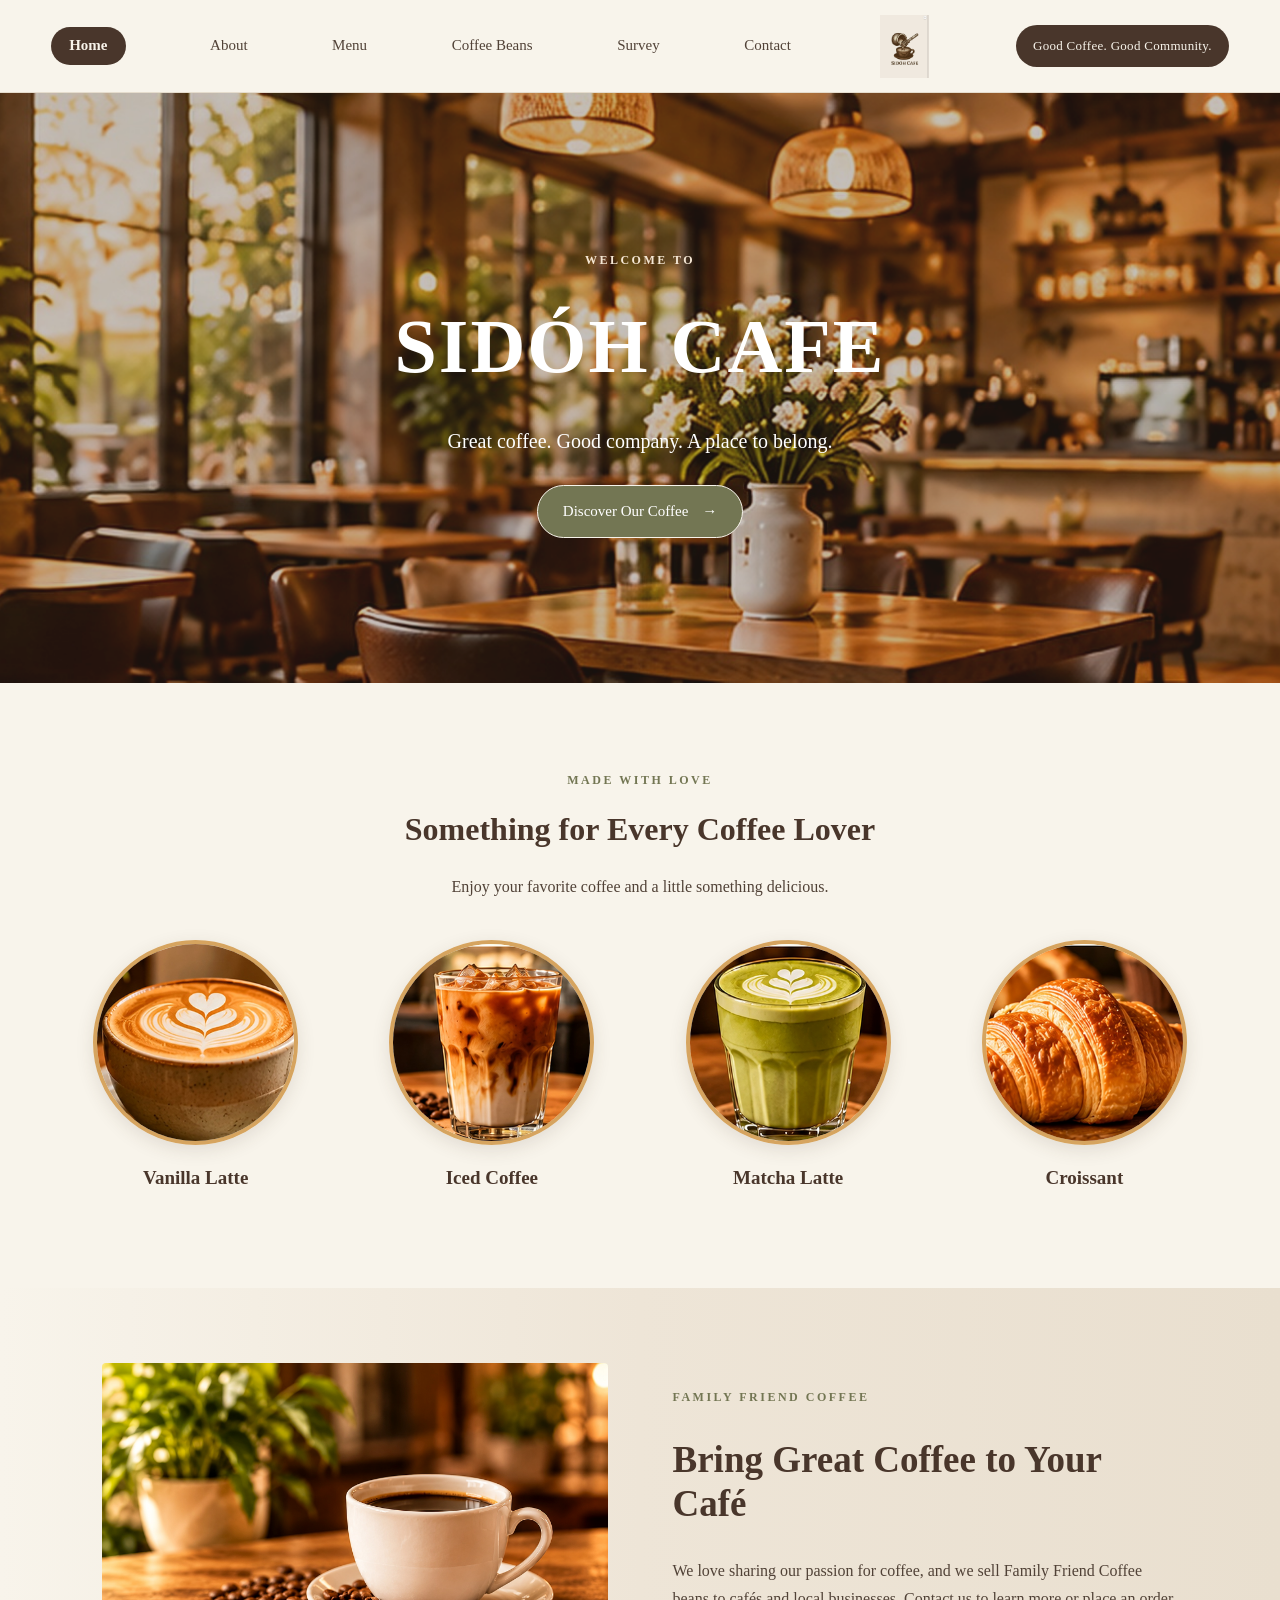
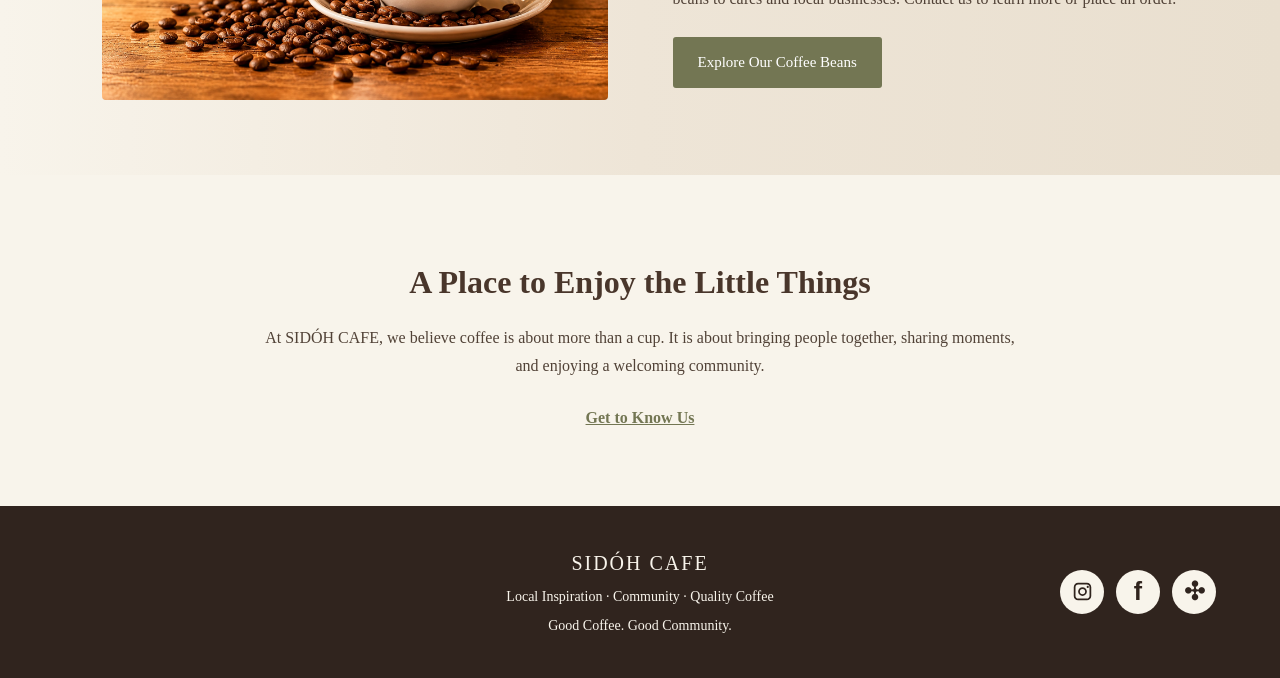
<file: index.html>
<!DOCTYPE html>
<html lang="en">
<head>
  <meta charset="UTF-8">
  <meta name="viewport" content="width=device-width, initial-scale=1.0">
  <title>SIDÓH CAFE | Great Coffee. Good Community.</title>
  <link rel="stylesheet" href="style.css">
</head>
<body>

<header class="site-header">
  <nav class="navigation">
    <a href="index.html">Home</a>
    <a href="about.html">About</a>
    <a href="menu.html">Menu</a>
    <a href="products.html">Coffee Beans</a>
    <a href="survey.html">Survey</a>
    <a href="contact.html">Contact</a>

    <a href="index.html" class="logo-link">
      <img src="images/sidoh-logo.png" alt="SIDÓH CAFE logo">
    </a>

    <span class="slogan">Good Coffee. Good Community.</span>
  </nav>
</header>

<main>
  <section class="hero">
    <img src="images/cafe-interior.jpg" alt="Warm and welcoming coffee shop interior">
    <div class="hero-content">
      <p class="eyebrow">WELCOME TO</p>
      <h1>SIDÓH CAFE</h1>
      <p>Great coffee. Good company. A place to belong.</p>
      <a href="menu.html" class="button">Discover Our Coffee <span aria-hidden="true">→</span></a>
    </div>
  </section>

  <section class="section">
    <div class="section-heading">
      <p class="eyebrow">MADE WITH LOVE</p>
      <h2>Something for Every Coffee Lover</h2>
      <p>Enjoy your favorite coffee and a little something delicious.</p>
    </div>

    <div class="product-grid">
      <article class="menu-item">
        <img src="images/vanilla-latte.jpg" alt="Vanilla latte">
        <h3>Vanilla Latte</h3>
      </article>

      <article class="menu-item">
        <img src="images/iced-coffee.jpg" alt="Iced coffee">
        <h3>Iced Coffee</h3>
      </article>

      <article class="menu-item">
        <img src="images/matcha-latte.jpg" alt="Matcha latte">
        <h3>Matcha Latte</h3>
      </article>

      <article class="menu-item">
        <img src="images/croissant.jpg" alt="Fresh croissant">
        <h3>Croissant</h3>
      </article>
    </div>
  </section>

  <section class="bean-promotion">
    <div class="bean-image">
      <img src="images/coffee-beans-cup.jpg"
           alt="Coffee cup with loose roasted coffee beans">
    </div>
    <div class="bean-content">
      <p class="eyebrow">FAMILY FRIEND COFFEE</p>
      <h2>Bring Great Coffee to Your Café</h2>
      <p>
        We love sharing our passion for coffee, and we sell Family Friend Coffee beans to cafés and local businesses.
        Contact us to learn more or place an order.
      </p>
      <a href="products.html" class="button">Explore Our Coffee Beans</a>
    </div>
  </section>

  <section class="welcome-note">
    <h2>A Place to Enjoy the Little Things</h2>
    <p>
      At SIDÓH CAFE, we believe coffee is about more than a cup.
      It is about bringing people together, sharing moments, and
      enjoying a welcoming community.
    </p>
    <a href="about.html" class="text-link">Get to Know Us</a>
  </section>
</main>

<footer class="site-footer">
  <p>SIDÓH CAFE</p>
  <p>Local Inspiration · Community · Quality Coffee</p>
  <p>Good Coffee. Good Community.</p>
  <nav class="footer-socials" aria-label="Social media">     <a href="#" aria-label="Instagram profile link to add later" title="Add Instagram profile link later"><svg viewBox="0 0 24 24" aria-hidden="true"><path d="M7 2C4.24 2 2 4.24 2 7v10c0 2.76 2.24 5 5 5h10c2.76 0 5-2.24 5-5V7c0-2.76-2.24-5-5-5H7zm0 2h10c1.66 0 3 1.34 3 3v10c0 1.66-1.34 3-3 3H7c-1.66 0-3-1.34-3-3V7c0-1.66 1.34-3 3-3zm11 1.5a1.25 1.25 0 1 0 0 2.5 1.25 1.25 0 0 0 0-2.5zM12 7a5 5 0 1 0 0 10 5 5 0 0 0 0-10zm0 2a3 3 0 1 1 0 6 3 3 0 0 1 0-6z"/></svg></a>     <a href="#" aria-label="Facebook profile link to add later" title="Add Facebook profile link later"><span aria-hidden="true">f</span></a>     <a href="#" aria-label="Yelp profile link to add later" title="Add Yelp profile link later"><span aria-hidden="true">✣</span></a>   </nav> </footer>

<script src="script.js"></script>
</body>
</html>
</file>
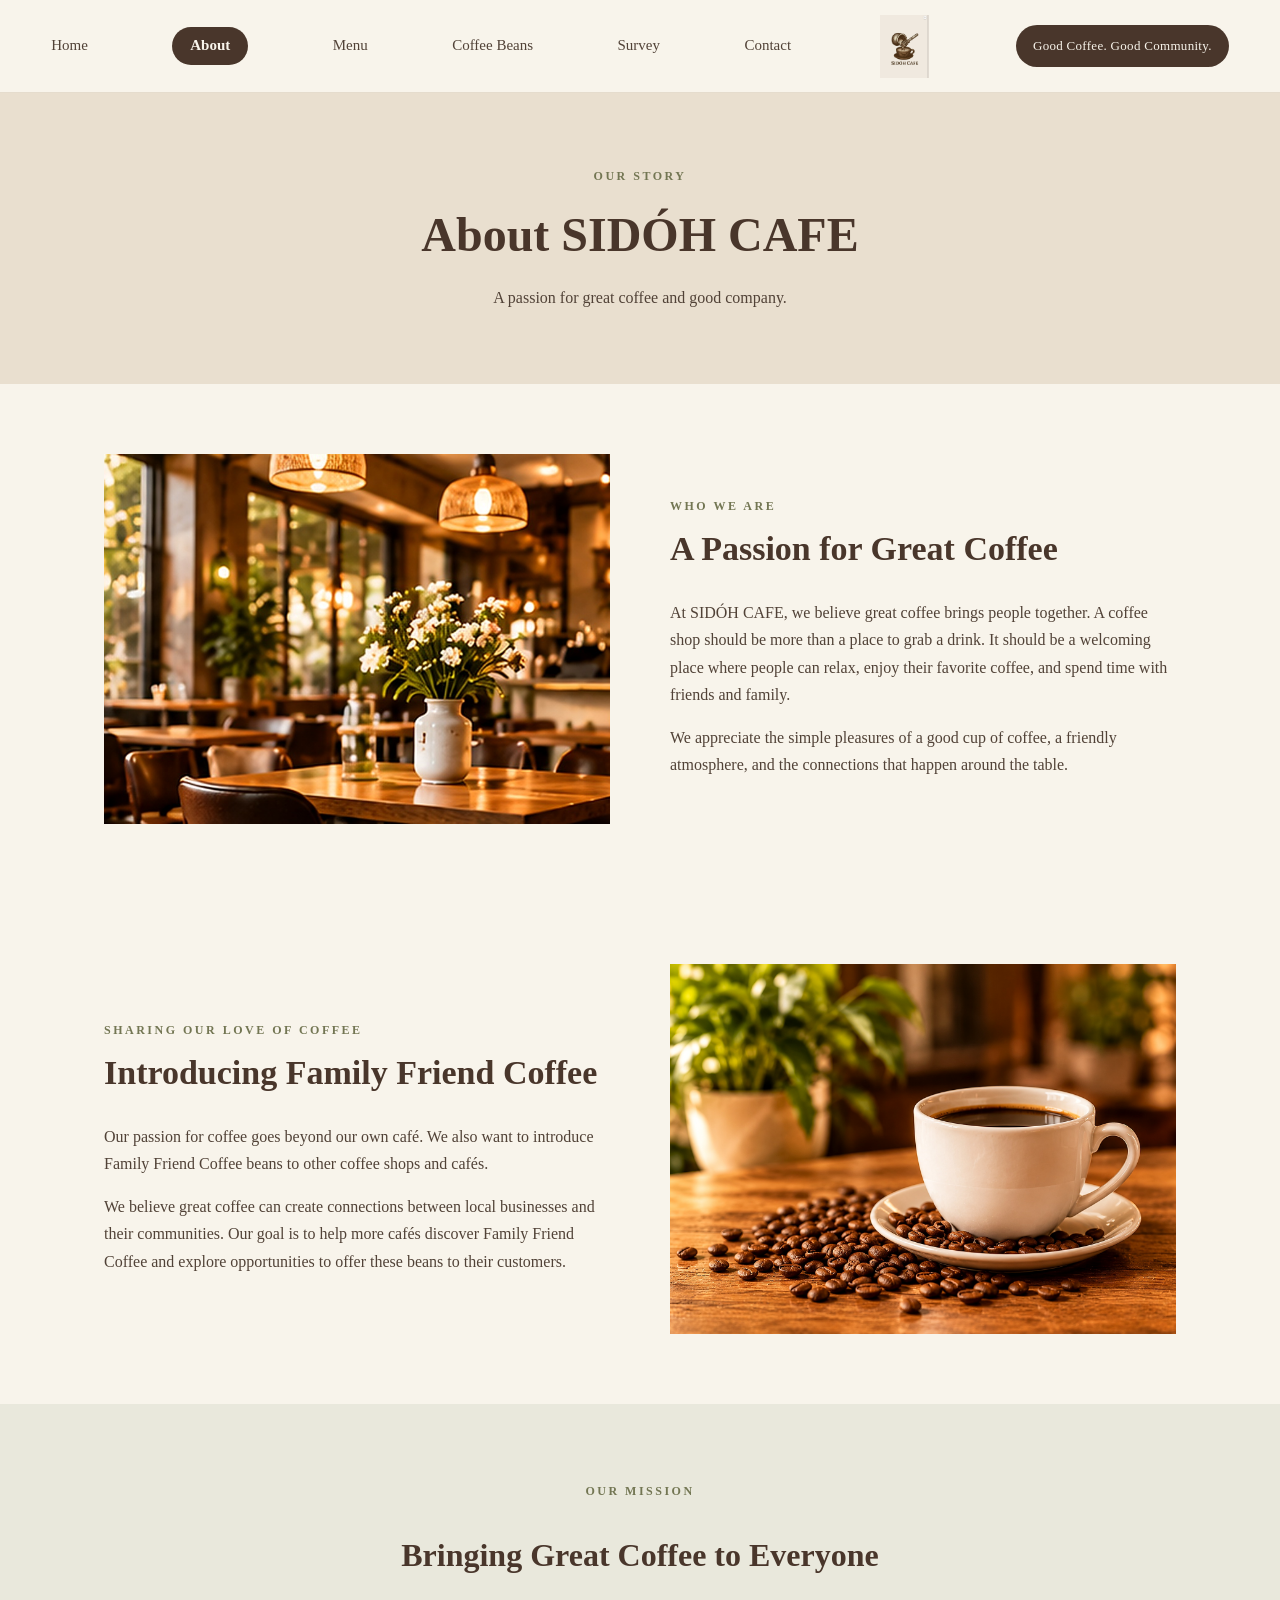
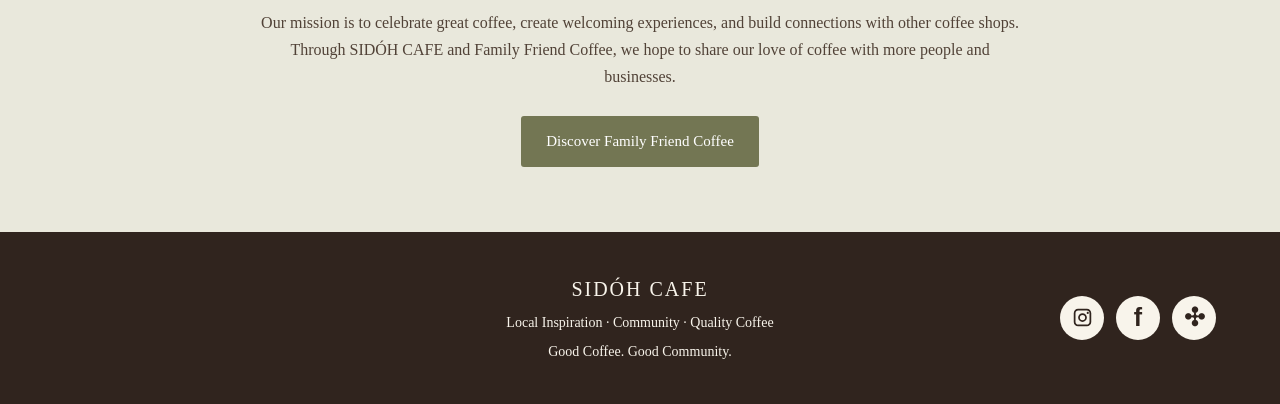
<file: about.html>
<!DOCTYPE html>
<html lang="en">
<head>
  <meta charset="UTF-8">
  <meta name="viewport" content="width=device-width, initial-scale=1.0">
  <title>About Us | SIDÓH CAFE</title>
  <link rel="stylesheet" href="style.css">
</head>
<body>

<header class="site-header">
  <nav class="navigation">
    <a href="index.html">Home</a>
    <a href="about.html">About</a>
    <a href="menu.html">Menu</a>
    <a href="products.html">Coffee Beans</a>
    <a href="survey.html">Survey</a>
    <a href="contact.html">Contact</a>
    <a href="index.html" class="logo-link">
      <img src="images/sidoh-logo.png" alt="SIDÓH CAFE logo">
    </a>
    <span class="slogan">Good Coffee. Good Community.</span>
  </nav>
</header>

<main>
  <section class="page-banner">
    <p class="eyebrow">OUR STORY</p>
    <h1>About SIDÓH CAFE</h1>
    <p>A passion for great coffee and good company.</p>
  </section>

  <section class="about-section">
    <div class="about-image">
      <img src="images/cafe-interior.jpg" alt="Welcoming café interior">
    </div>

    <div class="about-text">
      <p class="eyebrow">WHO WE ARE</p>
      <h2>A Passion for Great Coffee</h2>
      <p>
        At SIDÓH CAFE, we believe great coffee brings people together.
        A coffee shop should be more than a place to grab a drink.
        It should be a welcoming place where people can relax, enjoy
        their favorite coffee, and spend time with friends and family.
      </p>
      <p>
        We appreciate the simple pleasures of a good cup of coffee,
        a friendly atmosphere, and the connections that happen
        around the table.
      </p>
    </div>
  </section>

  <section class="about-section reverse">
    <div class="about-image">
      <img src="images/coffee-beans-cup.jpg"
           alt="Coffee cup and roasted coffee beans">
    </div>

    <div class="about-text">
      <p class="eyebrow">SHARING OUR LOVE OF COFFEE</p>
      <h2>Introducing Family Friend Coffee</h2>
      <p>
        Our passion for coffee goes beyond our own café. We also want
        to introduce Family Friend Coffee beans to other coffee shops
        and cafés.
      </p>
      <p>
        We believe great coffee can create connections between local
        businesses and their communities. Our goal is to help more
        cafés discover Family Friend Coffee and explore opportunities
        to offer these beans to their customers.
      </p>
    </div>
  </section>

  <section class="mission-section">
    <p class="eyebrow">OUR MISSION</p>
    <h2>Bringing Great Coffee to Everyone</h2>
    <p>
      Our mission is to celebrate great coffee, create welcoming
      experiences, and build connections with other coffee shops.
      Through SIDÓH CAFE and Family Friend Coffee, we hope to share
      our love of coffee with more people and businesses.
    </p>
    <a href="products.html" class="button">Discover Family Friend Coffee</a>
  </section>
</main>

<footer class="site-footer">
  <p>SIDÓH CAFE</p>
  <p>Local Inspiration · Community · Quality Coffee</p>
  <p>Good Coffee. Good Community.</p>
  <nav class="footer-socials" aria-label="Social media">     <a href="#" aria-label="Instagram profile link to add later" title="Add Instagram profile link later"><svg viewBox="0 0 24 24" aria-hidden="true"><path d="M7 2C4.24 2 2 4.24 2 7v10c0 2.76 2.24 5 5 5h10c2.76 0 5-2.24 5-5V7c0-2.76-2.24-5-5-5H7zm0 2h10c1.66 0 3 1.34 3 3v10c0 1.66-1.34 3-3 3H7c-1.66 0-3-1.34-3-3V7c0-1.66 1.34-3 3-3zm11 1.5a1.25 1.25 0 1 0 0 2.5 1.25 1.25 0 0 0 0-2.5zM12 7a5 5 0 1 0 0 10 5 5 0 0 0 0-10zm0 2a3 3 0 1 1 0 6 3 3 0 0 1 0-6z"/></svg></a>     <a href="#" aria-label="Facebook profile link to add later" title="Add Facebook profile link later"><span aria-hidden="true">f</span></a>     <a href="#" aria-label="Yelp profile link to add later" title="Add Yelp profile link later"><span aria-hidden="true">✣</span></a>   </nav> </footer>

<script src="script.js"></script>
</body>
</html>
</file>
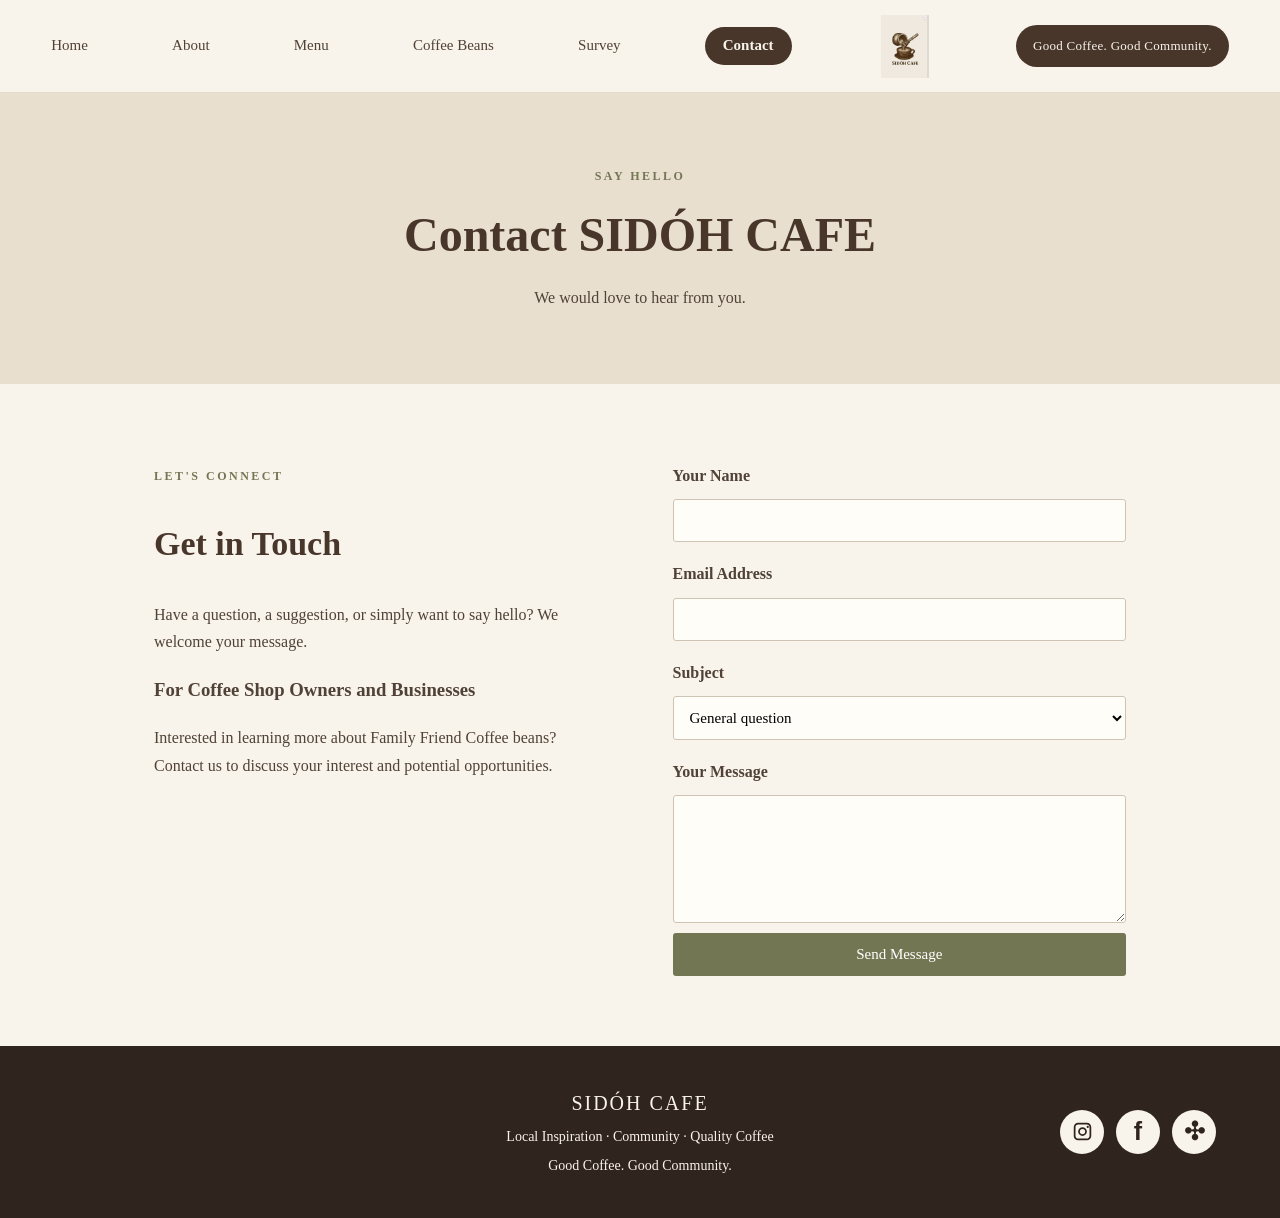
<file: contact.html>
<!DOCTYPE html>
<html lang="en">
<head>
  <meta charset="UTF-8">
  <meta name="viewport" content="width=device-width, initial-scale=1.0">
  <title>Contact Us | SIDÓH CAFE</title>
  <link rel="stylesheet" href="style.css">
</head>
<body>

<header class="site-header">
  <nav class="navigation">
    <a href="index.html">Home</a>
    <a href="about.html">About</a>
    <a href="menu.html">Menu</a>
    <a href="products.html">Coffee Beans</a>
    <a href="survey.html">Survey</a>
    <a href="contact.html">Contact</a>
    <a href="index.html" class="logo-link">
      <img src="images/sidoh-logo.png" alt="SIDÓH CAFE logo">
    </a>
    <span class="slogan">Good Coffee. Good Community.</span>
  </nav>
</header>

<main>
  <section class="page-banner">
    <p class="eyebrow">SAY HELLO</p>
    <h1>Contact SIDÓH CAFE</h1>
    <p>We would love to hear from you.</p>
  </section>

  <section class="contact-container">
    <div>
      <p class="eyebrow">LET'S CONNECT</p>
      <h2>Get in Touch</h2>
      <p>
        Have a question, a suggestion, or simply want to say hello?
        We welcome your message.
      </p>
      <h3>For Coffee Shop Owners and Businesses</h3>
      <p>
        Interested in learning more about Family Friend Coffee beans?
        Contact us to discuss your interest and potential opportunities. <!-- Future email link placeholder: <a href="mailto:YOUR_EMAIL_ADDRESS">YOUR_EMAIL_ADDRESS</a> -->
      </p>
    </div>

    <!-- Replace YOUR_FORM_ID with a separate Formspree form ID
         if you want this contact form to receive messages. -->
    <form class="contact-form"
          action="https://formspree.io/f/YOUR_FORM_ID"
          method="POST">
      <label for="name">Your Name</label>
      <input id="name" name="name" type="text" required>

      <label for="contact-email">Email Address</label>
      <input id="contact-email" name="email" type="email" required>

      <label for="subject">Subject</label>
      <select id="subject" name="subject">
        <option value="General question">General question</option>
        <option value="Family Friend Coffee inquiry">Family Friend Coffee inquiry</option>
        <option value="Wholesale inquiry">Wholesale inquiry</option>
        <option value="Other">Other</option>
      </select>

      <label for="message">Your Message</label>
      <textarea id="message" name="message" rows="6" required></textarea>

      <button type="submit" class="button">Send Message</button>
    </form>
  </section>
</main>

<footer class="site-footer">
  <p>SIDÓH CAFE</p>
  <p>Local Inspiration · Community · Quality Coffee</p>
  <p>Good Coffee. Good Community.</p>
  <nav class="footer-socials" aria-label="Social media">     <a href="#" aria-label="Instagram profile link to add later" title="Add Instagram profile link later"><svg viewBox="0 0 24 24" aria-hidden="true"><path d="M7 2C4.24 2 2 4.24 2 7v10c0 2.76 2.24 5 5 5h10c2.76 0 5-2.24 5-5V7c0-2.76-2.24-5-5-5H7zm0 2h10c1.66 0 3 1.34 3 3v10c0 1.66-1.34 3-3 3H7c-1.66 0-3-1.34-3-3V7c0-1.66 1.34-3 3-3zm11 1.5a1.25 1.25 0 1 0 0 2.5 1.25 1.25 0 0 0 0-2.5zM12 7a5 5 0 1 0 0 10 5 5 0 0 0 0-10zm0 2a3 3 0 1 1 0 6 3 3 0 0 1 0-6z"/></svg></a>     <a href="#" aria-label="Facebook profile link to add later" title="Add Facebook profile link later"><span aria-hidden="true">f</span></a>     <a href="#" aria-label="Yelp profile link to add later" title="Add Yelp profile link later"><span aria-hidden="true">✣</span></a>   </nav> </footer>

<script src="script.js"></script>
</body>
</html>
</file>
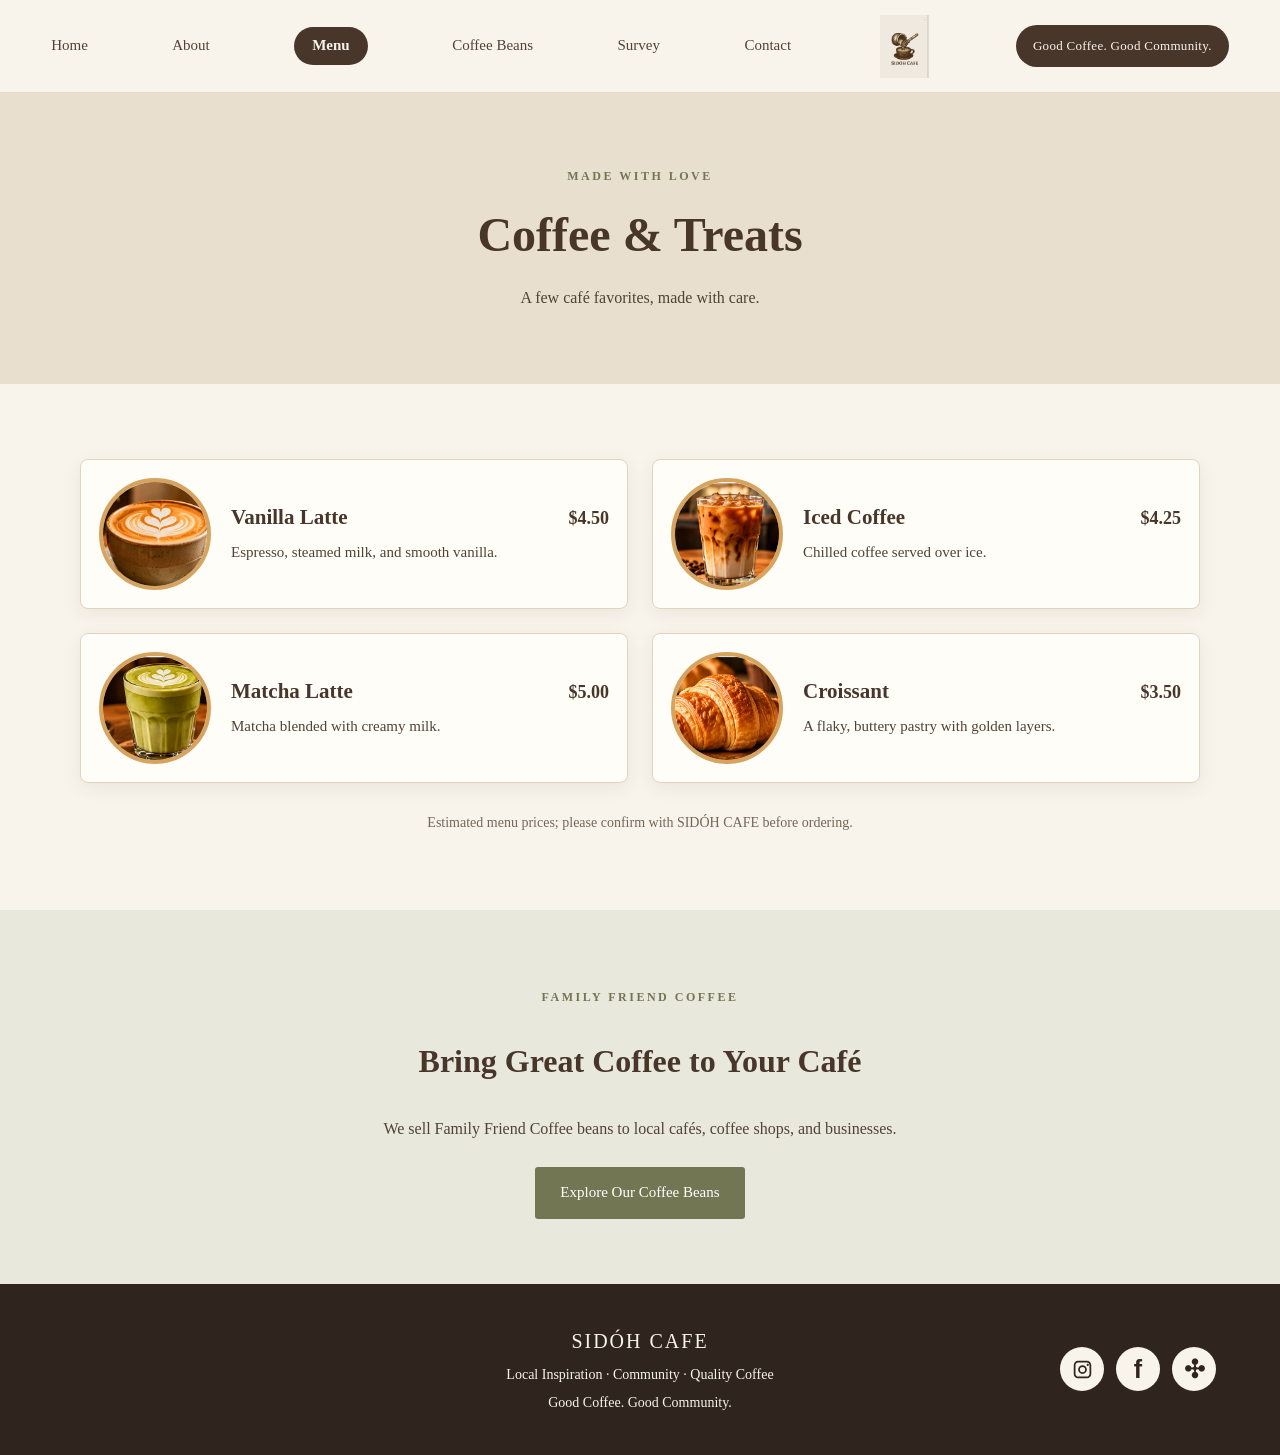
<file: menu.html>
<!DOCTYPE html>
<html lang="en">
<head>
  <meta charset="UTF-8">
  <meta name="viewport" content="width=device-width, initial-scale=1.0">
  <title>Menu | SIDÓH CAFE</title>
  <link rel="stylesheet" href="style.css">
</head>
<body class="menu-page">
<header class="site-header">
  <nav class="navigation">
    <a href="index.html">Home</a>
    <a href="about.html">About</a>
    <a href="menu.html" aria-current="page">Menu</a>
    <a href="products.html">Coffee Beans</a>
    <a href="survey.html">Survey</a>
    <a href="contact.html">Contact</a>
    <a href="index.html" class="logo-link">
      <img src="images/sidoh-logo.png" alt="SIDÓH CAFE logo">
    </a>
    <span class="slogan">Good Coffee. Good Community.</span>
  </nav>
</header>
<main>
  <section class="page-banner">
    <p class="eyebrow">MADE WITH LOVE</p>
    <h1>Coffee &amp; Treats</h1>
    <p>A few café favorites, made with care.</p>
  </section>
  <section class="section">
    <div class="menu-page-grid">
      <article class="menu-card">
        <img src="images/vanilla-latte.jpg" alt="Vanilla latte">
        <div class="menu-card-content">
          <div class="menu-card-heading"><h2>Vanilla Latte</h2><span class="menu-card-price">$4.50</span></div>
          <p>Espresso, steamed milk, and smooth vanilla.</p>
        </div>
      </article>
      <article class="menu-card">
        <img src="images/iced-coffee.jpg" alt="Iced coffee">
        <div class="menu-card-content">
          <div class="menu-card-heading"><h2>Iced Coffee</h2><span class="menu-card-price">$4.25</span></div>
          <p>Chilled coffee served over ice.</p>
        </div>
      </article>
      <article class="menu-card">
        <img src="images/matcha-latte.jpg" alt="Matcha latte">
        <div class="menu-card-content">
          <div class="menu-card-heading"><h2>Matcha Latte</h2><span class="menu-card-price">$5.00</span></div>
          <p>Matcha blended with creamy milk.</p>
        </div>
      </article>
      <article class="menu-card">
        <img src="images/croissant.jpg" alt="Fresh croissant">
        <div class="menu-card-content">
          <div class="menu-card-heading"><h2>Croissant</h2><span class="menu-card-price">$3.50</span></div>
          <p>A flaky, buttery pastry with golden layers.</p>
        </div>
      </article>
    </div>
    <p class="menu-price-note">Estimated menu prices; please confirm with SIDÓH CAFE before ordering.</p>
  </section>
  <section class="mission-section">
    <p class="eyebrow">FAMILY FRIEND COFFEE</p>
    <h2>Bring Great Coffee to Your Café</h2>
    <p>We sell Family Friend Coffee beans to local cafés, coffee shops, and businesses.</p>
    <a href="products.html" class="button">Explore Our Coffee Beans</a>
  </section>
</main>
<footer class="site-footer">
  <p>SIDÓH CAFE</p>
  <p>Local Inspiration · Community · Quality Coffee</p>
  <p>Good Coffee. Good Community.</p>
  <nav class="footer-socials" aria-label="Social media">     <a href="#" aria-label="Instagram profile link to add later" title="Add Instagram profile link later"><svg viewBox="0 0 24 24" aria-hidden="true"><path d="M7 2C4.24 2 2 4.24 2 7v10c0 2.76 2.24 5 5 5h10c2.76 0 5-2.24 5-5V7c0-2.76-2.24-5-5-5H7zm0 2h10c1.66 0 3 1.34 3 3v10c0 1.66-1.34 3-3 3H7c-1.66 0-3-1.34-3-3V7c0-1.66 1.34-3 3-3zm11 1.5a1.25 1.25 0 1 0 0 2.5 1.25 1.25 0 0 0 0-2.5zM12 7a5 5 0 1 0 0 10 5 5 0 0 0 0-10zm0 2a3 3 0 1 1 0 6 3 3 0 0 1 0-6z"/></svg></a>     <a href="#" aria-label="Facebook profile link to add later" title="Add Facebook profile link later"><span aria-hidden="true">f</span></a>     <a href="#" aria-label="Yelp profile link to add later" title="Add Yelp profile link later"><span aria-hidden="true">✣</span></a>   </nav> </footer>
<script src="script.js"></script>
</body>
</html>
</file>
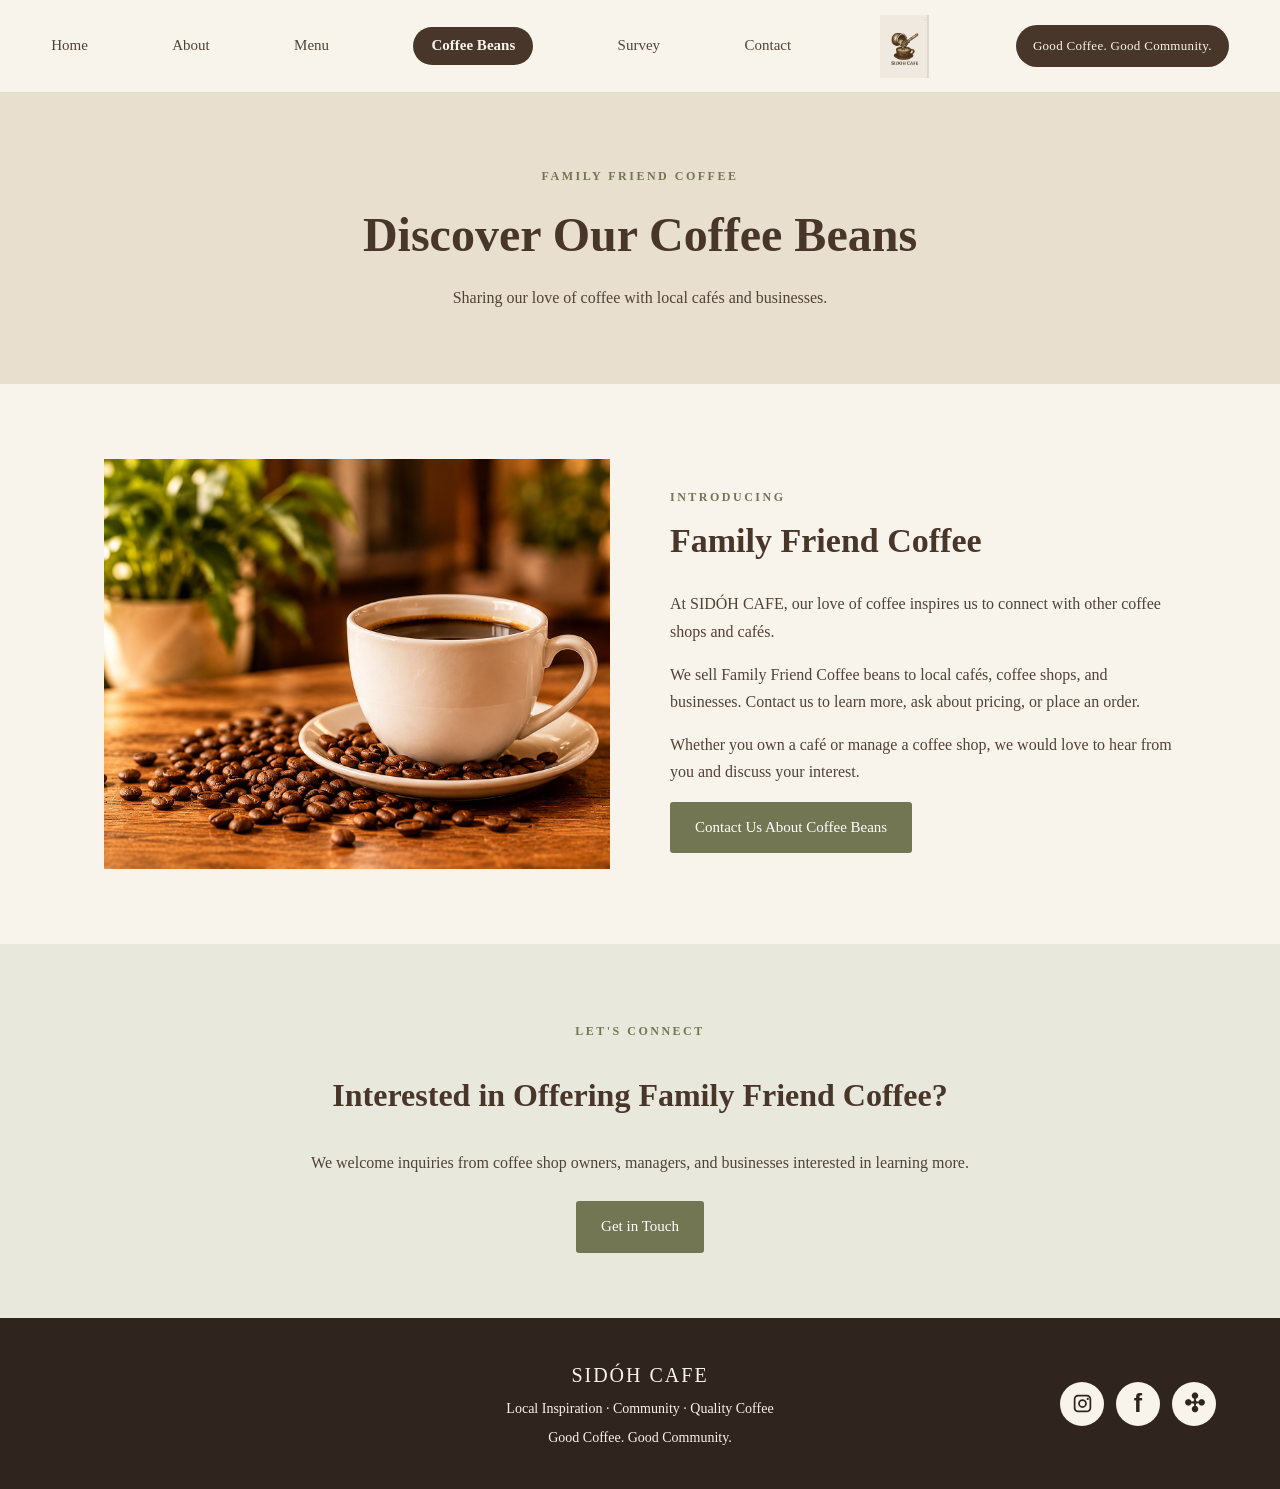
<file: products.html>
<!DOCTYPE html>
<html lang="en">
<head>
  <meta charset="UTF-8">
  <meta name="viewport" content="width=device-width, initial-scale=1.0">
  <title>Our Coffee Beans | SIDÓH CAFE</title>
  <link rel="stylesheet" href="style.css">
</head>
<body>

<header class="site-header">
  <nav class="navigation">
    <a href="index.html">Home</a>
    <a href="about.html">About</a>
    <a href="menu.html">Menu</a>
    <a href="products.html">Coffee Beans</a>
    <a href="survey.html">Survey</a>
    <a href="contact.html">Contact</a>
    <a href="index.html" class="logo-link">
      <img src="images/sidoh-logo.png" alt="SIDÓH CAFE logo">
    </a>
    <span class="slogan">Good Coffee. Good Community.</span>
  </nav>
</header>

<main>
  <section class="page-banner">
    <p class="eyebrow">FAMILY FRIEND COFFEE</p>
    <h1>Discover Our Coffee Beans</h1>
    <p>Sharing our love of coffee with local cafés and businesses.</p>
  </section>

  <section class="product-feature">
    <div class="product-feature-image">
      <img src="images/coffee-beans-cup.jpg"
           alt="Coffee cup with loose roasted coffee beans">
    </div>

    <div class="product-feature-text">
      <p class="eyebrow">INTRODUCING</p>
      <h2>Family Friend Coffee</h2>
      <p>
        At SIDÓH CAFE, our love of coffee inspires us to connect
        with other coffee shops and cafés.
      </p>
      <p>
        We sell Family Friend Coffee beans to local cafés, coffee shops, and businesses.
        Contact us to learn more, ask about pricing, or place an order.
      </p>
      <p>
        Whether you own a café or manage a coffee shop, we would
        love to hear from you and discuss your interest.
      </p>
      <a href="contact.html" class="button">
        Contact Us About Coffee Beans
      </a>
    </div>
  </section>

  <section class="mission-section">
    <p class="eyebrow">LET'S CONNECT</p>
    <h2>Interested in Offering Family Friend Coffee?</h2>
    <p>
      We welcome inquiries from coffee shop owners, managers,
      and businesses interested in learning more.
    </p>
    <a href="contact.html" class="button">Get in Touch</a>
  </section>
</main>

<footer class="site-footer">
  <p>SIDÓH CAFE</p>
  <p>Local Inspiration · Community · Quality Coffee</p>
  <p>Good Coffee. Good Community.</p>
  <nav class="footer-socials" aria-label="Social media">     <a href="#" aria-label="Instagram profile link to add later" title="Add Instagram profile link later"><svg viewBox="0 0 24 24" aria-hidden="true"><path d="M7 2C4.24 2 2 4.24 2 7v10c0 2.76 2.24 5 5 5h10c2.76 0 5-2.24 5-5V7c0-2.76-2.24-5-5-5H7zm0 2h10c1.66 0 3 1.34 3 3v10c0 1.66-1.34 3-3 3H7c-1.66 0-3-1.34-3-3V7c0-1.66 1.34-3 3-3zm11 1.5a1.25 1.25 0 1 0 0 2.5 1.25 1.25 0 0 0 0-2.5zM12 7a5 5 0 1 0 0 10 5 5 0 0 0 0-10zm0 2a3 3 0 1 1 0 6 3 3 0 0 1 0-6z"/></svg></a>     <a href="#" aria-label="Facebook profile link to add later" title="Add Facebook profile link later"><span aria-hidden="true">f</span></a>     <a href="#" aria-label="Yelp profile link to add later" title="Add Yelp profile link later"><span aria-hidden="true">✣</span></a>   </nav> </footer>

<script src="script.js"></script>
</body>
</html>
</file>
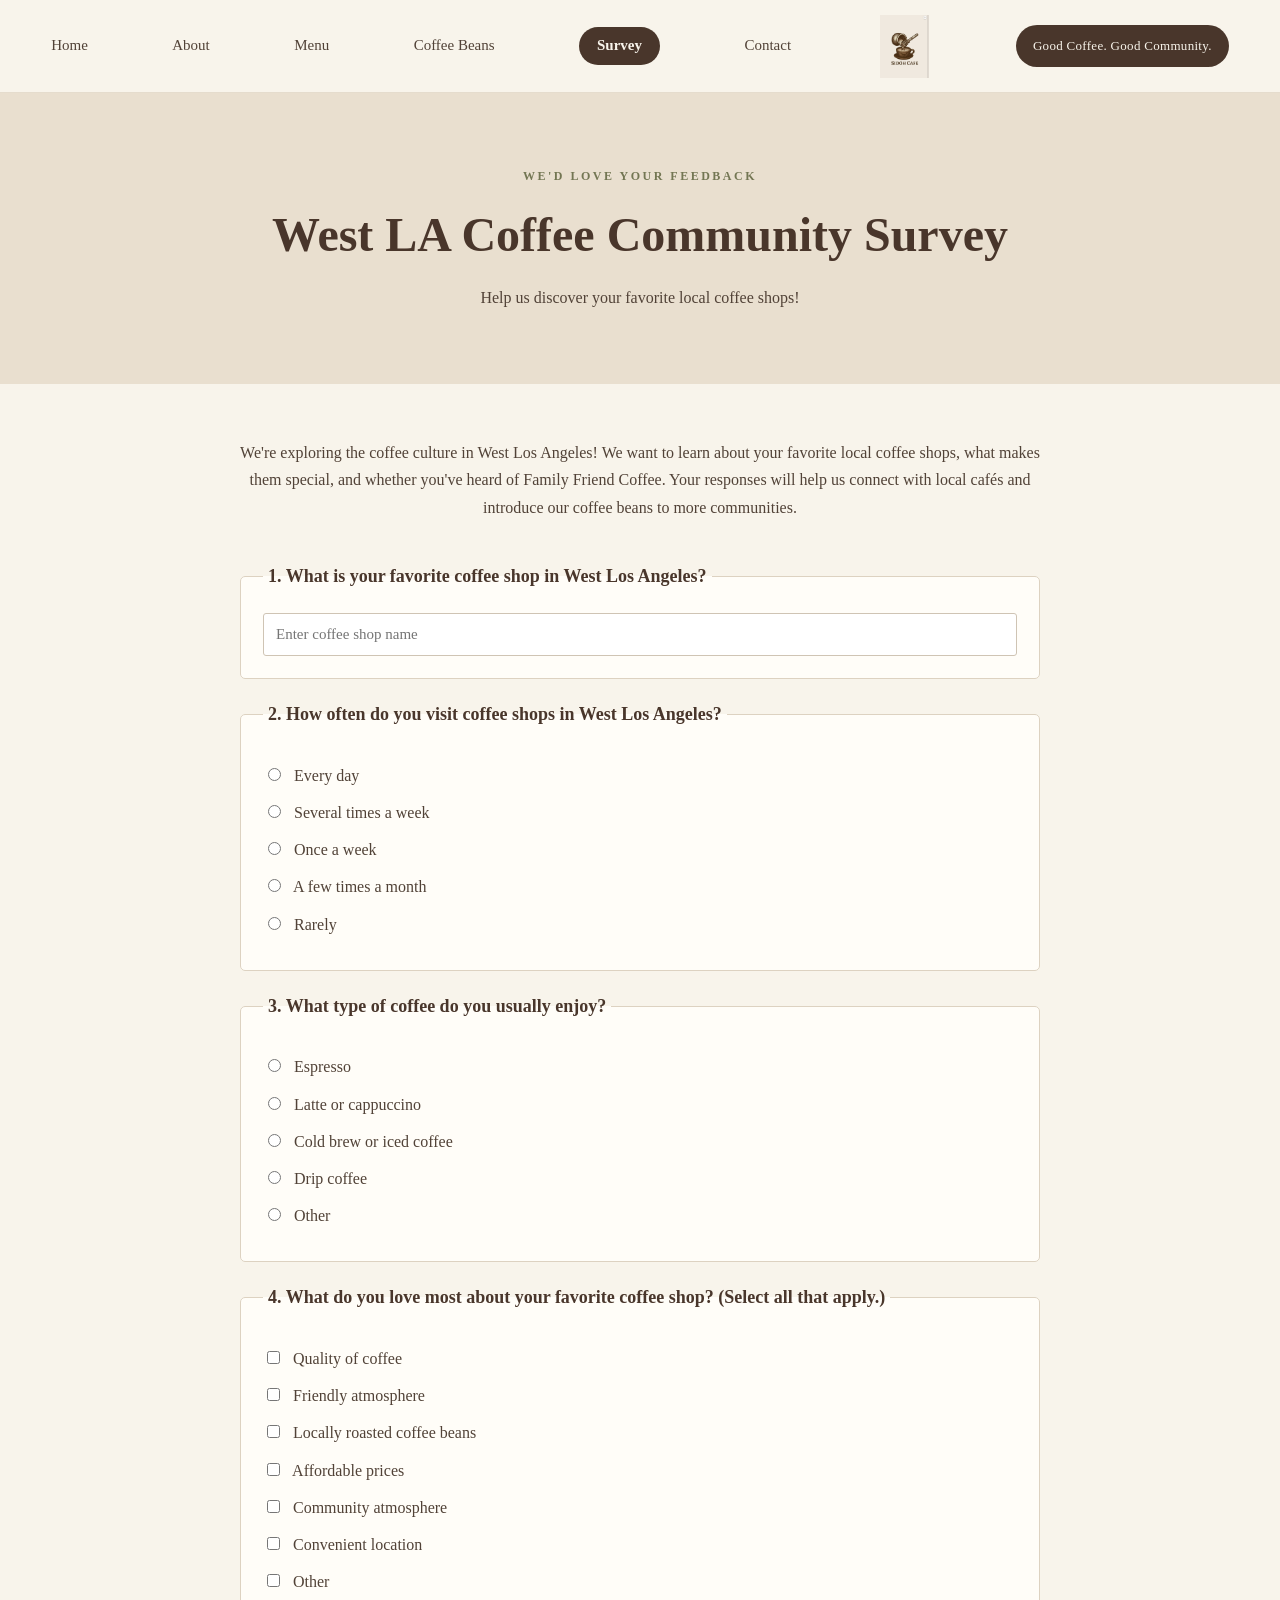
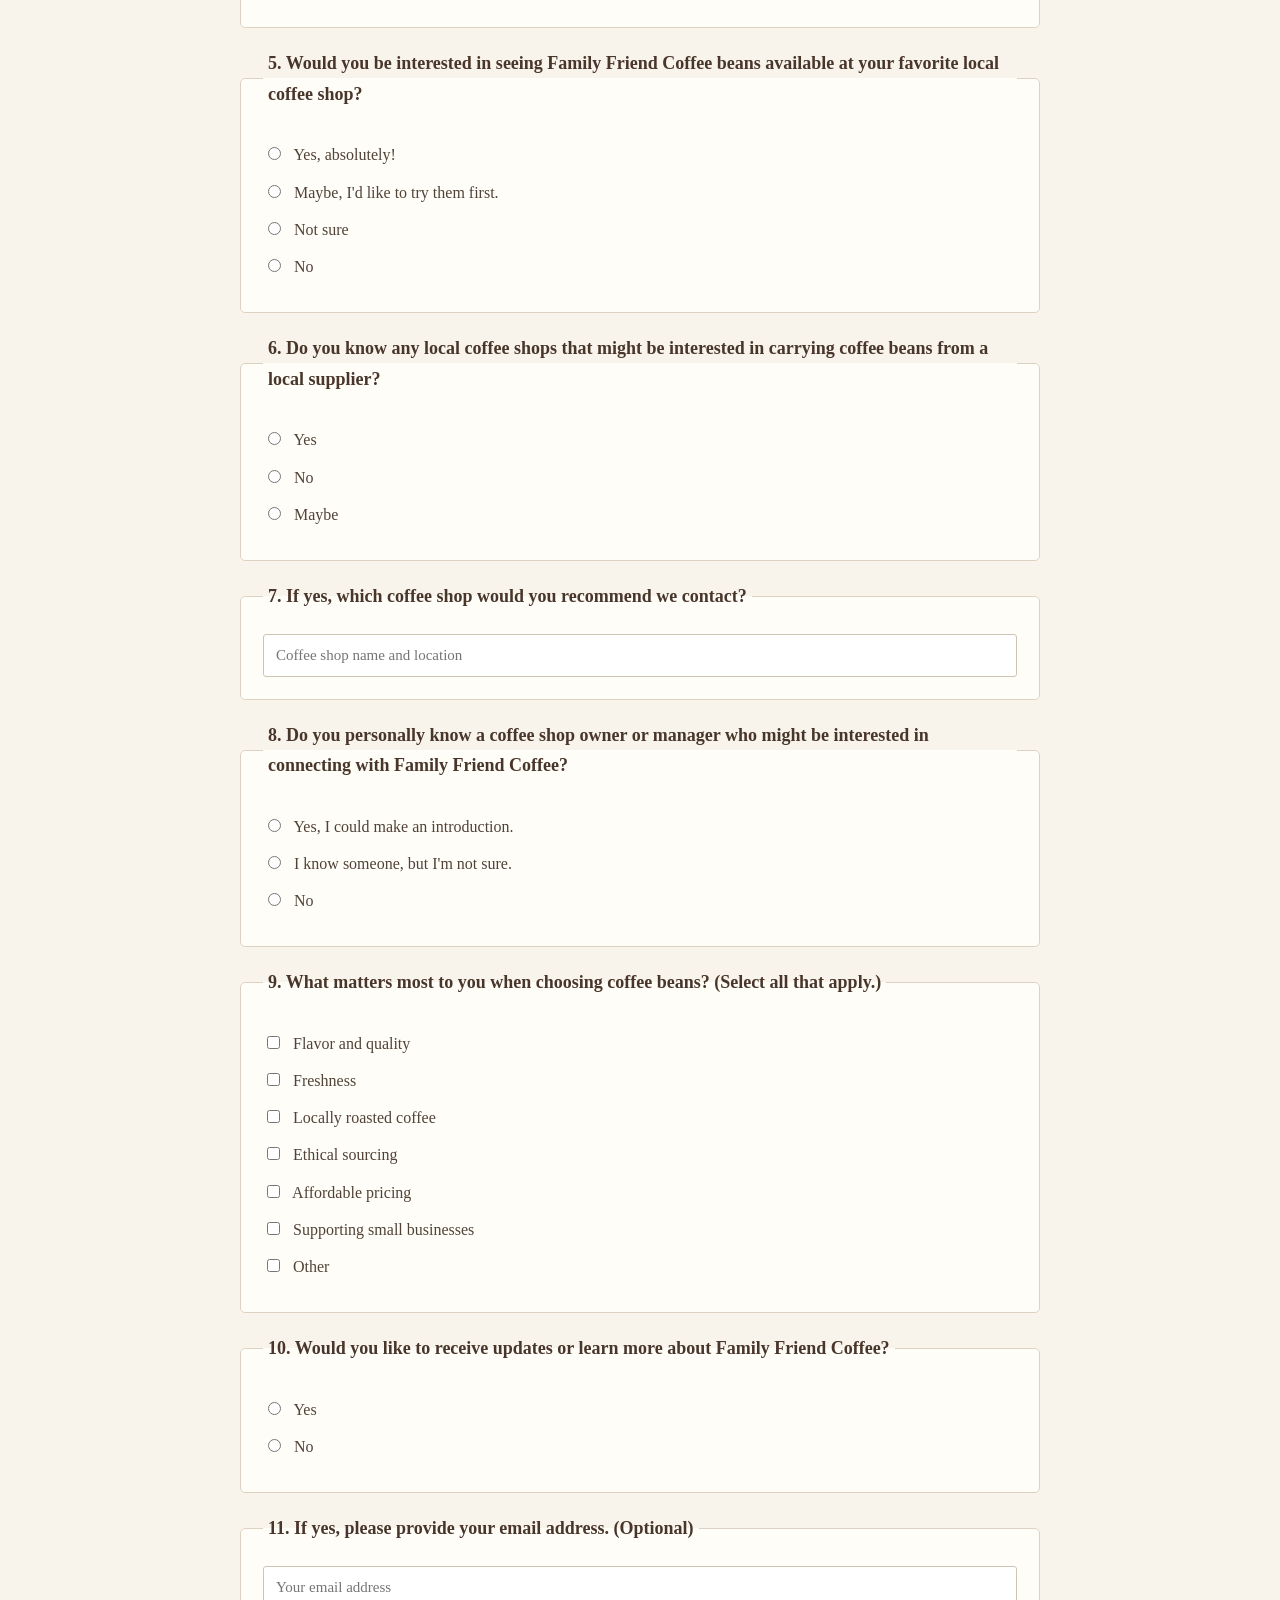
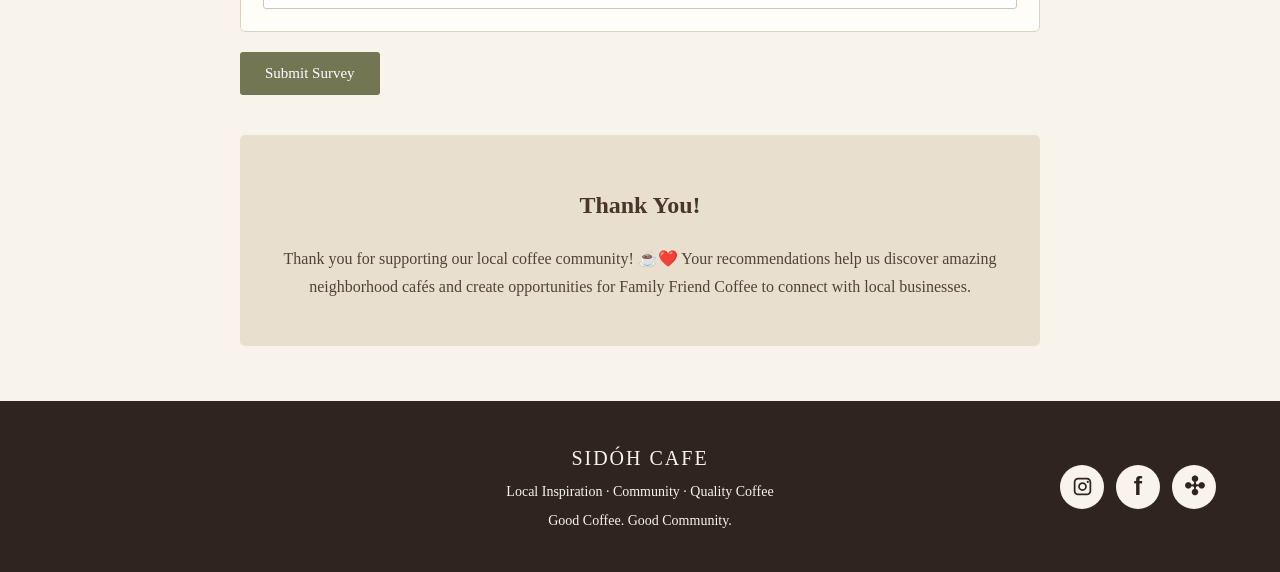
<file: survey.html>
<!DOCTYPE html>
<html lang="en">
<head>
  <meta charset="UTF-8">
  <meta name="viewport" content="width=device-width, initial-scale=1.0">
  <title>West LA Coffee Survey | SIDÓH CAFE</title>
  <link rel="stylesheet" href="style.css">
</head>
<body>

<header class="site-header">
  <nav class="navigation">
    <a href="index.html">Home</a>
    <a href="about.html">About</a>
    <a href="menu.html">Menu</a>
    <a href="products.html">Coffee Beans</a>
    <a href="survey.html">Survey</a>
    <a href="contact.html">Contact</a>
    <a href="index.html" class="logo-link">
      <img src="images/sidoh-logo.png" alt="SIDÓH CAFE logo">
    </a>
    <span class="slogan">Good Coffee. Good Community.</span>
  </nav>
</header>

<main>
  <section class="page-banner">
    <p class="eyebrow">WE'D LOVE YOUR FEEDBACK</p>
    <h1>West LA Coffee Community Survey</h1>
    <p>Help us discover your favorite local coffee shops!</p>
  </section>

  <section class="survey-container">
    <p class="survey-intro">
      We're exploring the coffee culture in West Los Angeles!
      We want to learn about your favorite local coffee shops,
      what makes them special, and whether you've heard of
      Family Friend Coffee. Your responses will help us connect
      with local cafés and introduce our coffee beans to more communities.
    </p>

    <!-- Survey destination email placeholder: YOUR_SURVEY_EMAIL_ADDRESS.
         Set this as the recipient in Formspree settings. Replace YOUR_FORM_ID
         in the action URL below with your Formspree form ID. -->
    <form action="https://formspree.io/f/YOUR_FORM_ID"
          method="POST">

      <fieldset class="question">
        <legend>1. What is your favorite coffee shop in West Los Angeles?</legend>
        <input type="text" name="favorite_coffee_shop"
               placeholder="Enter coffee shop name" required>
      </fieldset>

      <fieldset class="question">
        <legend>2. How often do you visit coffee shops in West Los Angeles?</legend>
        <label><input type="radio" name="visit_frequency" value="Every day" required> Every day</label>
        <label><input type="radio" name="visit_frequency" value="Several times a week"> Several times a week</label>
        <label><input type="radio" name="visit_frequency" value="Once a week"> Once a week</label>
        <label><input type="radio" name="visit_frequency" value="A few times a month"> A few times a month</label>
        <label><input type="radio" name="visit_frequency" value="Rarely"> Rarely</label>
      </fieldset>

      <fieldset class="question">
        <legend>3. What type of coffee do you usually enjoy?</legend>
        <label><input type="radio" name="coffee_type" value="Espresso" required> Espresso</label>
        <label><input type="radio" name="coffee_type" value="Latte or cappuccino"> Latte or cappuccino</label>
        <label><input type="radio" name="coffee_type" value="Cold brew or iced coffee"> Cold brew or iced coffee</label>
        <label><input type="radio" name="coffee_type" value="Drip coffee"> Drip coffee</label>
        <label><input type="radio" name="coffee_type" value="Other"> Other</label>
      </fieldset>

      <fieldset class="question">
        <legend>4. What do you love most about your favorite coffee shop? (Select all that apply.)</legend>
        <label><input type="checkbox" name="favorite_shop_features[]" value="Quality of coffee"> Quality of coffee</label>
        <label><input type="checkbox" name="favorite_shop_features[]" value="Friendly atmosphere"> Friendly atmosphere</label>
        <label><input type="checkbox" name="favorite_shop_features[]" value="Locally roasted coffee beans"> Locally roasted coffee beans</label>
        <label><input type="checkbox" name="favorite_shop_features[]" value="Affordable prices"> Affordable prices</label>
        <label><input type="checkbox" name="favorite_shop_features[]" value="Community atmosphere"> Community atmosphere</label>
        <label><input type="checkbox" name="favorite_shop_features[]" value="Convenient location"> Convenient location</label>
        <label><input type="checkbox" name="favorite_shop_features[]" value="Other"> Other</label>
      </fieldset>

      <fieldset class="question">
        <legend>5. Would you be interested in seeing Family Friend Coffee beans available at your favorite local coffee shop?</legend>
        <label><input type="radio" name="interest_in_beans" value="Yes, absolutely!" required> Yes, absolutely!</label>
        <label><input type="radio" name="interest_in_beans" value="Maybe, I'd like to try them first"> Maybe, I'd like to try them first.</label>
        <label><input type="radio" name="interest_in_beans" value="Not sure"> Not sure</label>
        <label><input type="radio" name="interest_in_beans" value="No"> No</label>
      </fieldset>

      <fieldset class="question">
        <legend>6. Do you know any local coffee shops that might be interested in carrying coffee beans from a local supplier?</legend>
        <label><input type="radio" name="know_coffee_shops" value="Yes" required> Yes</label>
        <label><input type="radio" name="know_coffee_shops" value="No"> No</label>
        <label><input type="radio" name="know_coffee_shops" value="Maybe"> Maybe</label>
      </fieldset>

      <fieldset class="question">
        <legend>7. If yes, which coffee shop would you recommend we contact?</legend>
        <input type="text" name="recommended_shop"
               placeholder="Coffee shop name and location">
      </fieldset>

      <fieldset class="question">
        <legend>8. Do you personally know a coffee shop owner or manager who might be interested in connecting with Family Friend Coffee?</legend>
        <label><input type="radio" name="know_owner" value="Yes, I could make an introduction" required> Yes, I could make an introduction.</label>
        <label><input type="radio" name="know_owner" value="I know someone, but I'm not sure"> I know someone, but I'm not sure.</label>
        <label><input type="radio" name="know_owner" value="No"> No</label>
      </fieldset>

      <fieldset class="question">
        <legend>9. What matters most to you when choosing coffee beans? (Select all that apply.)</legend>
        <label><input type="checkbox" name="bean_priorities[]" value="Flavor and quality"> Flavor and quality</label>
        <label><input type="checkbox" name="bean_priorities[]" value="Freshness"> Freshness</label>
        <label><input type="checkbox" name="bean_priorities[]" value="Locally roasted coffee"> Locally roasted coffee</label>
        <label><input type="checkbox" name="bean_priorities[]" value="Ethical sourcing"> Ethical sourcing</label>
        <label><input type="checkbox" name="bean_priorities[]" value="Affordable pricing"> Affordable pricing</label>
        <label><input type="checkbox" name="bean_priorities[]" value="Supporting small businesses"> Supporting small businesses</label>
        <label><input type="checkbox" name="bean_priorities[]" value="Other"> Other</label>
      </fieldset>

      <fieldset class="question">
        <legend>10. Would you like to receive updates or learn more about Family Friend Coffee?</legend>
        <label><input type="radio" name="updates" value="Yes" required> Yes</label>
        <label><input type="radio" name="updates" value="No"> No</label>
      </fieldset>

      <fieldset class="question">
        <legend>11. If yes, please provide your email address. (Optional)</legend>
        <input type="email" name="email"
               placeholder="Your email address">
      </fieldset>

      <button type="submit" class="button">Submit Survey</button>
    </form>

    <div class="thank-you">
      <h2>Thank You!</h2>
      <p>
        Thank you for supporting our local coffee community! ☕❤️
        Your recommendations help us discover amazing neighborhood
        cafés and create opportunities for Family Friend Coffee
        to connect with local businesses.
      </p>
    </div>
  </section>
</main>

<footer class="site-footer">
  <p>SIDÓH CAFE</p>
  <p>Local Inspiration · Community · Quality Coffee</p>
  <p>Good Coffee. Good Community.</p>
  <nav class="footer-socials" aria-label="Social media">     <a href="#" aria-label="Instagram profile link to add later" title="Add Instagram profile link later"><svg viewBox="0 0 24 24" aria-hidden="true"><path d="M7 2C4.24 2 2 4.24 2 7v10c0 2.76 2.24 5 5 5h10c2.76 0 5-2.24 5-5V7c0-2.76-2.24-5-5-5H7zm0 2h10c1.66 0 3 1.34 3 3v10c0 1.66-1.34 3-3 3H7c-1.66 0-3-1.34-3-3V7c0-1.66 1.34-3 3-3zm11 1.5a1.25 1.25 0 1 0 0 2.5 1.25 1.25 0 0 0 0-2.5zM12 7a5 5 0 1 0 0 10 5 5 0 0 0 0-10zm0 2a3 3 0 1 1 0 6 3 3 0 0 1 0-6z"/></svg></a>     <a href="#" aria-label="Facebook profile link to add later" title="Add Facebook profile link later"><span aria-hidden="true">f</span></a>     <a href="#" aria-label="Yelp profile link to add later" title="Add Yelp profile link later"><span aria-hidden="true">✣</span></a>   </nav> </footer>

<script src="script.js"></script>
</body>
</html>
</file>
<file: style.css>
/* =====================================
   SIDÓH CAFE - SHARED WEBSITE DESIGN
===================================== */

:root {
  --cream: #f8f4eb;
  --beige: #e9dfcf;
  --brown: #49362b;
  --dark-brown: #30241e;
  --olive: #737653;
  --text: #514237;
  --white: #ffffff;
}

* {
  box-sizing: border-box;
}

html {
  scroll-behavior: smooth;
}

body {
  margin: 0;
  background: var(--cream);
  color: var(--text);
  font-family: Georgia, "Times New Roman", serif;
  line-height: 1.7;
}

img {
  display: block;
  max-width: 100%;
}

a {
  color: inherit;
  text-decoration: none;
}

/* HEADER AND NAVIGATION */

.site-header {
  background: var(--cream);
  border-bottom: 1px solid #e5dccd;
  position: relative;
  z-index: 10;
}

.navigation {
  min-height: 92px;
  max-width: 1450px;
  margin: auto;
  padding: 12px 4%;
  display: flex;
  align-items: center;
  justify-content: space-between;
  gap: 19px;
}

.navigation > a:not(.logo-link) {
  font-size: 15px;
  white-space: nowrap;
  transition: color 0.2s;
}

.navigation > a:not(.logo-link):hover {
  color: var(--olive);
}

.logo-link {
  display: flex;
  align-items: center;
  justify-content: center;
  margin-left: 2px;
}

.logo-link img {
  width: 54px;
  height: 63px;
  object-fit: contain;
}

.slogan {
  background: var(--brown);
  color: var(--cream);
  border-radius: 30px;
  padding: 10px 17px;
  font-size: 13px;
  white-space: nowrap;
  letter-spacing: 0.3px;
}

/* HERO */

.hero {
  height: 590px;
  position: relative;
  overflow: hidden;
  background: var(--brown);
}

.hero > img {
  width: 100%;
  height: 100%;
  object-fit: cover;
  object-position: center;
  opacity: 0.68;
}

.hero-content {
  position: absolute;
  inset: 0;
  display: flex;
  flex-direction: column;
  justify-content: center;
  align-items: center;
  text-align: center;
  padding: 30px;
  color: var(--white);
}

.hero-content h1 {
  font-size: clamp(42px, 7vw, 76px);
  margin: 0 0 12px;
  letter-spacing: 2px;
}

.hero-content p:not(.eyebrow) {
  font-size: 20px;
  margin: 0 0 27px;
}

/* TEXT AND BUTTONS */

.eyebrow {
  color: var(--olive);
  letter-spacing: 2.5px;
  font-size: 12px;
  font-weight: bold;
  text-transform: uppercase;
}

.hero .eyebrow {
  color: #f5e7d4;
}

.button {
  display: inline-block;
  background: var(--olive);
  color: var(--white);
  border: 0;
  padding: 13px 25px;
  border-radius: 3px;
  font-family: inherit;
  font-size: 15px;
  cursor: pointer;
  transition: background 0.2s;
}

.button:hover {
  background: var(--brown);
}

.text-link {
  color: var(--olive);
  font-weight: bold;
  text-decoration: underline;
}

/* HOMEPAGE MENU HIGHLIGHTS */

.section {
  padding: 75px 5%;
}

.section-heading {
  text-align: center;
  margin: 0 auto 40px;
}

.section-heading h2,
.welcome-note h2 {
  color: var(--brown);
  font-size: 32px;
  margin: 5px 0 10px;
}

.product-grid {
  max-width: 1150px;
  margin: auto;
  display: grid;
  grid-template-columns: repeat(4, 1fr);
  gap: 35px;
}

.menu-item {
  text-align: center;
}

.menu-item img {
  width: 205px;
  height: 205px;
  border-radius: 50%;
  object-fit: cover;
  border: 4px solid #d6a45f; 
  margin: auto;
  box-shadow: 0 5px 18px #49362b20;
}

.menu-item:nth-child(3) img {
  object-position: 54% center;
}


.menu-item h3 {
  color: var(--brown);
  margin-top: 17px;
  font-size: 19px;
}

/* FAMILY FRIEND COFFEE PROMOTION */

.bean-promotion {
    display: grid;
    grid-template-columns: 1fr 1fr;
    align-items: center;
    gap: 65px;
    padding: 75px 8%;
    background: linear-gradient(
        90deg,
        #f8f4eb 0%,
        #eee5d7 50%,
        #e9dfcf 100%
    );
}

.bean-image img {
  width: 100%;
  max-height: 430px;
  object-fit: cover;
  display: block;
  border-radius: 4px;
}


.bean-content h2 {
  font-size: 37px;
  color: var(--brown);
  line-height: 1.2;
}

.bean-content p:not(.eyebrow) {
  margin-bottom: 25px;
}

/* HOMEPAGE WELCOME */

.welcome-note {
  text-align: center;
  padding: 75px 15%;
}

.welcome-note p {
  max-width: 760px;
  margin: 15px auto 25px;
}

/* PAGE BANNERS */

.page-banner {
  text-align: center;
  padding: 65px 20px;
  background: var(--beige);
}

.page-banner h1 {
  color: var(--brown);
  font-size: clamp(34px, 5vw, 48px);
  margin: 5px 0;
}

.page-banner p {
  margin: 8px 0;
}

/* ABOUT PAGE */

.about-section {
  max-width: 1200px;
  margin: auto;
  padding: 70px 5%;
  display: grid;
  grid-template-columns: 1fr 1fr;
  gap: 60px;
  align-items: center;
}

.about-section.reverse .about-image {
  order: 2;
}

.about-image img {
  width: 100%;
  height: 370px;
  object-fit: cover;
}

.about-text h2,
.product-feature-text h2 {
  color: var(--brown);
  font-size: 34px;
  line-height: 1.25;
  margin-top: 8px;
}

.mission-section {
  background: #e9e8dc;
  text-align: center;
  padding: 65px 12%;
}

.mission-section h2 {
  color: var(--brown);
  font-size: 32px;
}

.mission-section p:not(.eyebrow) {
  max-width: 760px;
  margin: 15px auto 25px;
}

/* PRODUCTS PAGE */

.product-feature {
  max-width: 1200px;
  margin: auto;
  padding: 75px 5%;
  display: grid;
  grid-template-columns: 1fr 1fr;
  align-items: center;
  gap: 60px;
}

.product-feature-image img {
  width: 100%;
  height: 410px;
  object-fit: cover;
}

/* SURVEY PAGE */

.survey-container {
  max-width: 850px;
  margin: 55px auto;
  padding: 0 25px;
}

.survey-intro {
  text-align: center;
  margin-bottom: 40px;
}

.question {
  border: 1px solid #ddd2c1;
  background: #fffdf8;
  padding: 22px;
  margin: 0 0 20px;
  border-radius: 5px;
}

.question legend {
  color: var(--brown);
  font-size: 18px;
  font-weight: bold;
  padding: 0 5px;
}

.question label {
  display: block;
  margin: 10px 0;
  cursor: pointer;
}

.question input[type="radio"],
.question input[type="checkbox"] {
  margin-right: 9px;
  accent-color: var(--olive);
}

.question input[type="text"],
.question input[type="email"] {
  width: 100%;
  padding: 12px;
  border: 1px solid #cfc4b4;
  border-radius: 3px;
  font-family: inherit;
  font-size: 15px;
}

.thank-you {
  background: var(--beige);
  text-align: center;
  padding: 30px;
  margin-top: 40px;
  border-radius: 5px;
}

.thank-you h2 {
  color: var(--brown);
}

/* CONTACT PAGE */

.contact-container {
  max-width: 1100px;
  margin: auto;
  padding: 70px 5%;
  display: grid;
  grid-template-columns: 1fr 1fr;
  gap: 65px;
}

.contact-container h2 {
  color: var(--brown);
  font-size: 34px;
}

.contact-form {
  display: flex;
  flex-direction: column;
  gap: 10px;
}

.contact-form label {
  font-weight: bold;
  margin-top: 8px;
}

.contact-form input,
.contact-form select,
.contact-form textarea {
  width: 100%;
  padding: 12px;
  border: 1px solid #cfc4b4;
  border-radius: 3px;
  background: #fffdf8;
  font-family: inherit;
  font-size: 15px;
}

.contact-form textarea {
  resize: vertical;
}

/* FOOTER */

.site-footer {
  background: var(--dark-brown);
  color: var(--cream);
  text-align: center;
  padding: 35px 20px;
}

.site-footer p {
  margin: 5px;
  font-size: 14px;
}

.site-footer p:first-child {
  font-size: 20px;
  letter-spacing: 2px;
}

/* INDIVIDUAL PAGE COLOR CUSTOMIZATION */

.about-page {
  background-color: #f8f4eb;
}

.products-page {
  background-color: #f8f4eb;
}

.survey-page {
  background-color: #f8f4eb;
}

.contact-page {
  background-color: #f8f4eb;
}

/* MOBILE AND TABLET */

@media (max-width: 950px) {
  .navigation {
    flex-wrap: wrap;
    justify-content: center;
    gap: 14px 18px;
  }

  .product-grid {
    grid-template-columns: repeat(2, 1fr);
  }

  .bean-promotion,
  .about-section,
  .product-feature,
  .contact-container {
    grid-template-columns: 1fr;
    gap: 30px;
  }

  .about-section.reverse .about-image {
    order: 0;
  }
}

@media (max-width: 600px) {
  .navigation {
    padding: 15px;
    gap: 12px;
  }

  .navigation > a:not(.logo-link) {
    font-size: 13px;
  }

  .logo-link img {
    width: 44px;
    height: 53px;
  }

  .slogan {
    width: 100%;
    text-align: center;
    font-size: 12px;
  }

  .hero {
    height: 460px;
  }

  .hero-content h1 {
    font-size: 42px;
  }

  .hero-content p:not(.eyebrow) {
    font-size: 16px;
  }

  .section {
    padding: 50px 5%;
  }

  .product-grid {
    gap: 22px 12px;
  }

  .menu-item img {
    width: 145px;
    height: 145px;
  }

  .menu-item h3 {
    font-size: 16px;
  }

  .bean-promotion {
    padding: 45px 7%;
  }

  .bean-content h2,
  .about-text h2,
  .product-feature-text h2 {
    font-size: 29px;
  }

  .about-section,
  .product-feature,
  .contact-container {
    padding: 45px 7%;
  }

  .page-banner {
    padding: 45px 18px;
  }
}

.navigation a[aria-current="page"] {
  color: var(--cream);
  background: var(--brown);
  border-radius: 999px;
  padding: 6px 18px;
  font-weight: bold;
}


/* FOOTER SOCIAL ICONS */
.site-footer {
  position: relative;
}
.footer-socials {
  position: absolute;
  right: 5%;
  top: 50%;
  transform: translateY(-50%);
  display: flex;
  gap: 12px;
}
.footer-socials a {
  width: 44px;
  height: 44px;
  display: inline-flex;
  align-items: center;
  justify-content: center;
  border-radius: 50%;
  background: var(--cream);
  color: var(--dark-brown);
  font-family: Arial, sans-serif;
  font-size: 25px;
  font-weight: bold;
  line-height: 1;
  transition: transform 0.2s, background 0.2s;
}
.footer-socials a:hover {
  transform: translateY(-3px);
  background: #f1c078;
}
.footer-socials svg {
  width: 21px;
  height: 21px;
  fill: currentColor;
}
@media (max-width: 950px) {
  .footer-socials {
    position: static;
    transform: none;
    justify-content: center;
    margin: 20px auto 0;
  }
}


/* HOMEPAGE HERO BUTTON */
.hero-content .button {
  border: 1px solid var(--cream);
  border-radius: 999px;
}
.hero-content .button span {
  margin-left: 10px;
}

/* MENU PAGE */
.menu-page-grid {
  max-width: 1120px;
  margin: auto;
  display: grid;
  grid-template-columns: repeat(2, minmax(0, 1fr));
  gap: 24px;
}

.menu-card {
  display: flex;
  align-items: center;
  gap: 20px;
  padding: 18px;
  background: #fffdf8;
  border: 1px solid #e1d4bf;
  border-radius: 8px;
  box-shadow: 0 5px 18px #49362b12;
}

.menu-card > img {
  width: 112px;
  height: 112px;
  flex: 0 0 auto;
  object-fit: cover;
  border: 4px solid #d6a45f;
  border-radius: 50%;
}

.menu-card-content {
  flex: 1;
  min-width: 0;
}

.menu-card-heading {
  display: flex;
  align-items: baseline;
  justify-content: space-between;
  gap: 10px;
}

.menu-card h2 {
  margin: 0;
  color: var(--brown);
  font-size: 21px;
  line-height: 1.25;
}

.menu-card p {
  margin: 7px 0 0;
  font-size: 15px;
}

.menu-card-price {
  color: var(--brown);
  font-size: 18px;
  font-weight: bold;
  white-space: nowrap;
}

.menu-price-note {
  max-width: 720px;
  margin: 28px auto 0;
  color: #73665b;
  font-size: 14px;
  text-align: center;
}

@media (max-width: 800px) {
  .menu-page-grid {
    grid-template-columns: 1fr;
    max-width: 650px;
  }
}

@media (max-width: 600px) {
  .menu-card {
    gap: 14px;
    padding: 14px;
  }

  .menu-card > img {
    width: 88px;
    height: 88px;
  }

  .menu-card h2 {
    font-size: 18px;
  }

  .menu-card p {
    font-size: 14px;
  }
}
</file>
